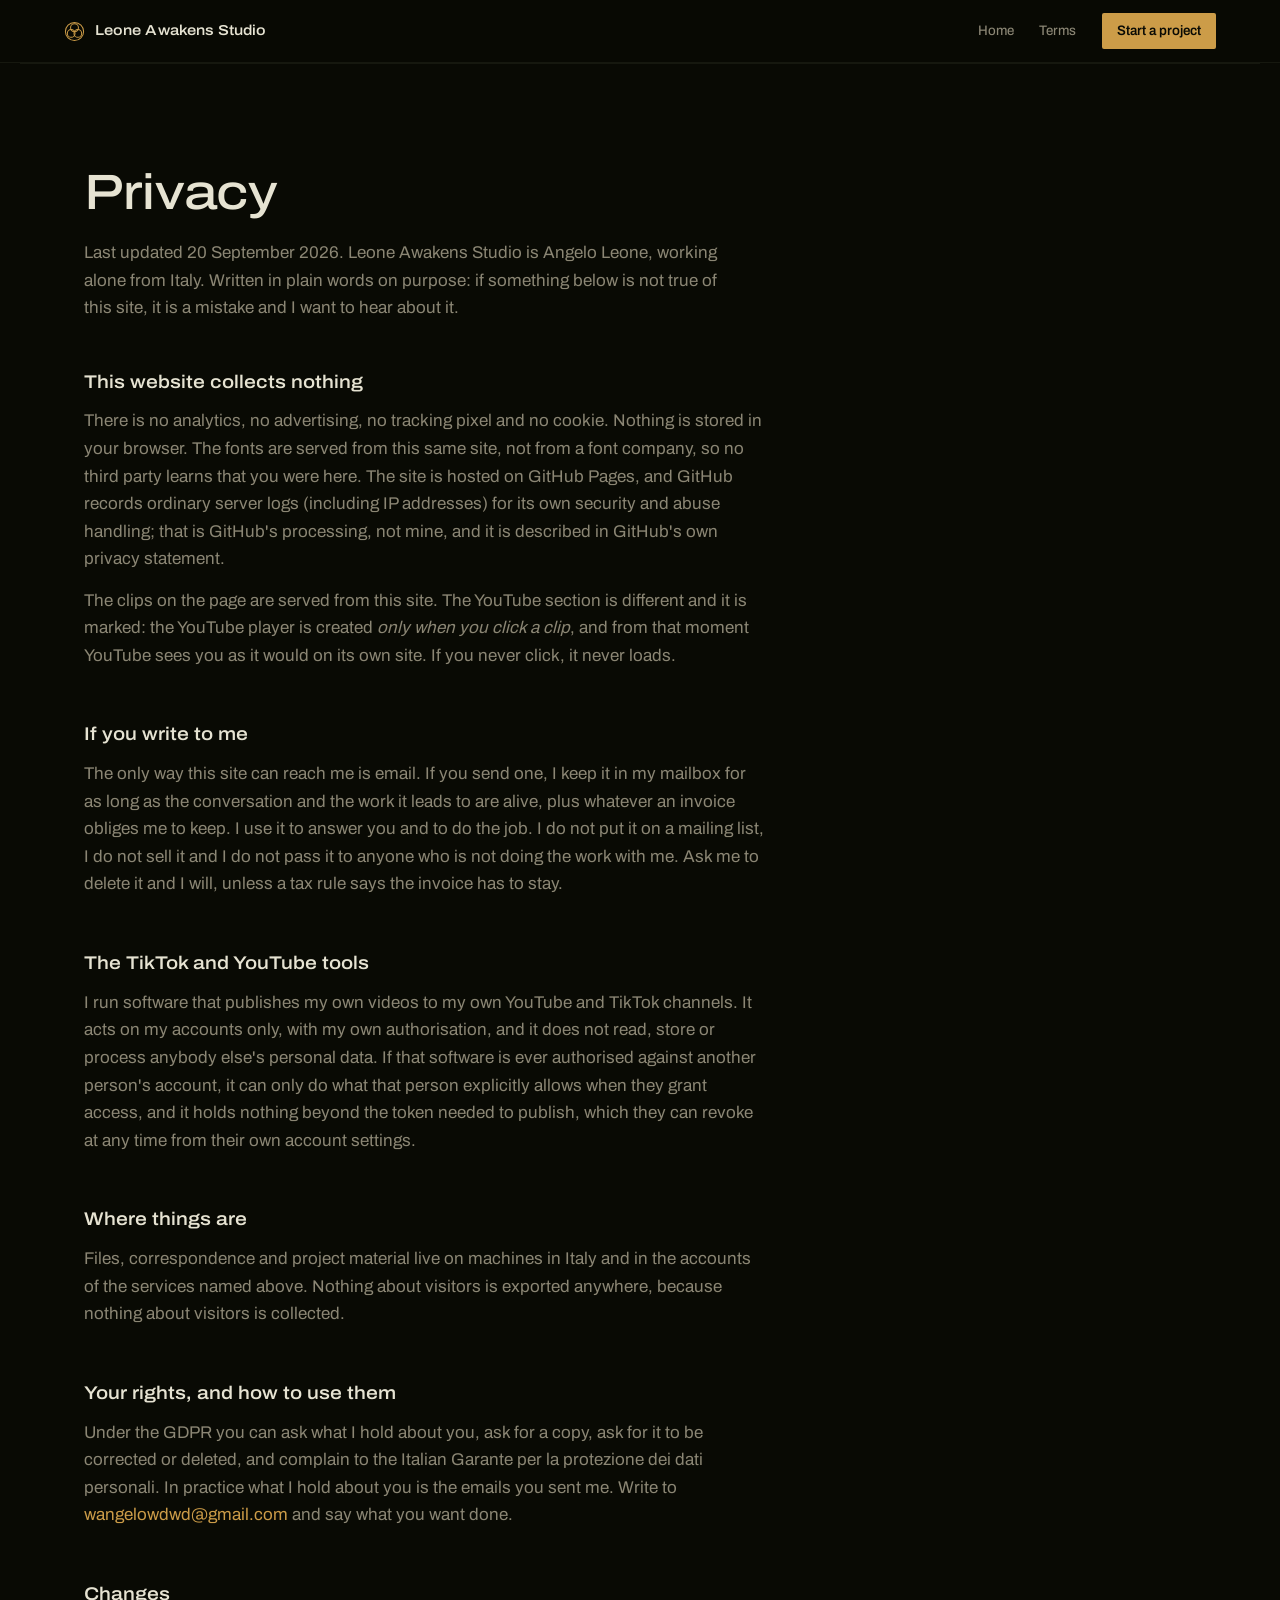
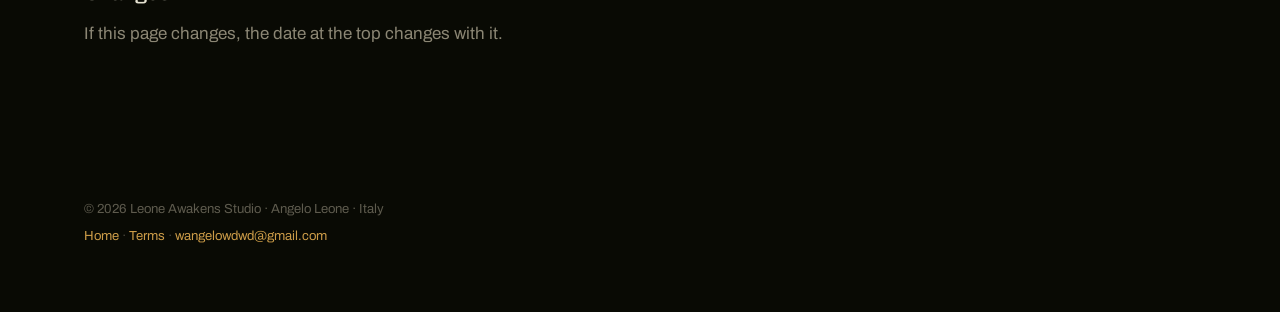
<file: privacy.html>
<!doctype html>
<html lang="en">
<head>
<meta charset="utf-8">
<meta name="viewport" content="width=device-width, initial-scale=1">
<title>Privacy — Leone Awakens Studio</title>
<meta name="description" content="What this site collects (nothing) and what happens to anything you send by email.">
<meta name="robots" content="index, follow">
<meta name="theme-color" content="#090A04">
<link rel="icon" href="assets/favicon.svg" type="image/svg+xml">
<link rel="preload" href="assets/fonts/archivo-var.woff2" as="font" type="font/woff2" crossorigin>
<link rel="stylesheet" href="assets/styles.css?v=10">
</head>
<body>

<header class="topbar">
  <a class="wordmark" href="./">
    <svg class="glyph" viewBox="0 0 24 24" aria-hidden="true" focusable="false">
      <circle cx="12" cy="12" r="10.4"/><circle cx="12" cy="7.7" r="4.5"/>
      <circle cx="8.2" cy="14.2" r="4.4"/><circle cx="15.8" cy="14.2" r="4.4"/>
    </svg>
    <span>Leone Awakens Studio</span>
  </a>
  <nav aria-label="Sections">
    <a href="./">Home</a>
    <a href="terms.html">Terms</a>
    <a class="nav-cta" href="./#contact">Start a project</a>
  </nav>
</header>

<main id="top">
  <section class="band">
    <div class="head">
      <h2>Privacy</h2>
      <p>Last updated 20 September 2026. Leone Awakens Studio is Angelo Leone, working alone
        from Italy. Written in plain words on purpose: if something below is not true of this
        site, it is a mistake and I want to hear about it.</p>
    </div>

    <div class="prose">
      <h3>This website collects nothing</h3>
      <p>There is no analytics, no advertising, no tracking pixel and no cookie. Nothing is
        stored in your browser. The fonts are served from this same site, not from a font
        company, so no third party learns that you were here. The site is hosted on GitHub
        Pages, and GitHub records ordinary server logs (including IP addresses) for its own
        security and abuse handling; that is GitHub's processing, not mine, and it is described
        in GitHub's own privacy statement.</p>
      <p>The clips on the page are served from this site. The YouTube section is different and
        it is marked: the YouTube player is created <em>only when you click a clip</em>, and
        from that moment YouTube sees you as it would on its own site. If you never click, it
        never loads.</p>

      <h3>If you write to me</h3>
      <p>The only way this site can reach me is email. If you send one, I keep it in my mailbox
        for as long as the conversation and the work it leads to are alive, plus whatever an
        invoice obliges me to keep. I use it to answer you and to do the job. I do not put it on
        a mailing list, I do not sell it and I do not pass it to anyone who is not doing the work
        with me. Ask me to delete it and I will, unless a tax rule says the invoice has to stay.</p>

      <h3>The TikTok and YouTube tools</h3>
      <p>I run software that publishes my own videos to my own YouTube and TikTok channels. It
        acts on my accounts only, with my own authorisation, and it does not read, store or
        process anybody else's personal data. If that software is ever authorised against another
        person's account, it can only do what that person explicitly allows when they grant
        access, and it holds nothing beyond the token needed to publish, which they can revoke at
        any time from their own account settings.</p>

      <h3>Where things are</h3>
      <p>Files, correspondence and project material live on machines in Italy and in the
        accounts of the services named above. Nothing about visitors is exported anywhere,
        because nothing about visitors is collected.</p>

      <h3>Your rights, and how to use them</h3>
      <p>Under the GDPR you can ask what I hold about you, ask for a copy, ask for it to be
        corrected or deleted, and complain to the Italian Garante per la protezione dei dati
        personali. In practice what I hold about you is the emails you sent me. Write to
        <a href="mailto:wangelowdwd@gmail.com?subject=Privacy%20%E2%80%94%20Leone%20Awakens%20Studio">wangelowdwd@gmail.com</a>
        and say what you want done.</p>

      <h3>Changes</h3>
      <p>If this page changes, the date at the top changes with it.</p>
    </div>
  </section>
</main>

<footer>
  <p>© 2026 Leone Awakens Studio · Angelo Leone · Italy</p>
  <p class="quiet"><a href="./">Home</a> · <a href="terms.html">Terms</a> ·
    <a href="mailto:wangelowdwd@gmail.com">wangelowdwd@gmail.com</a></p>
</footer>

</body>
</html>
</file>
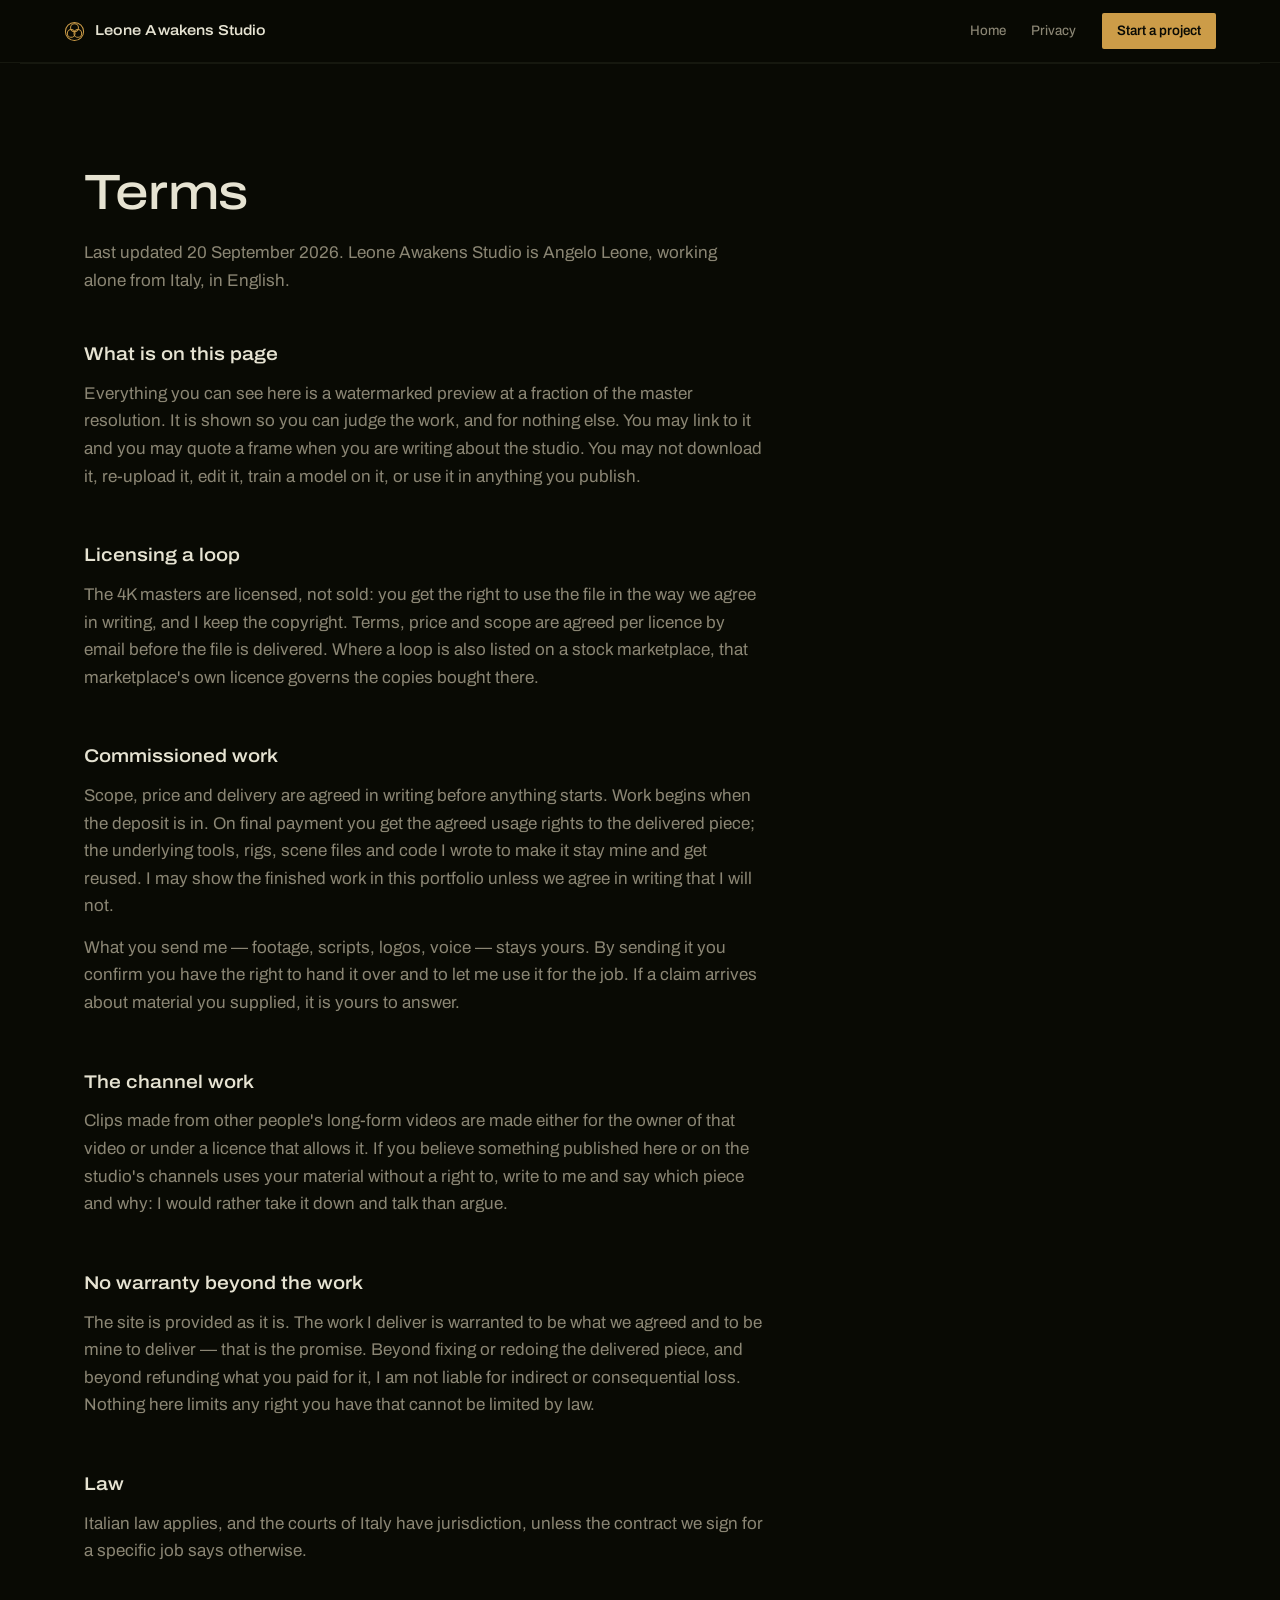
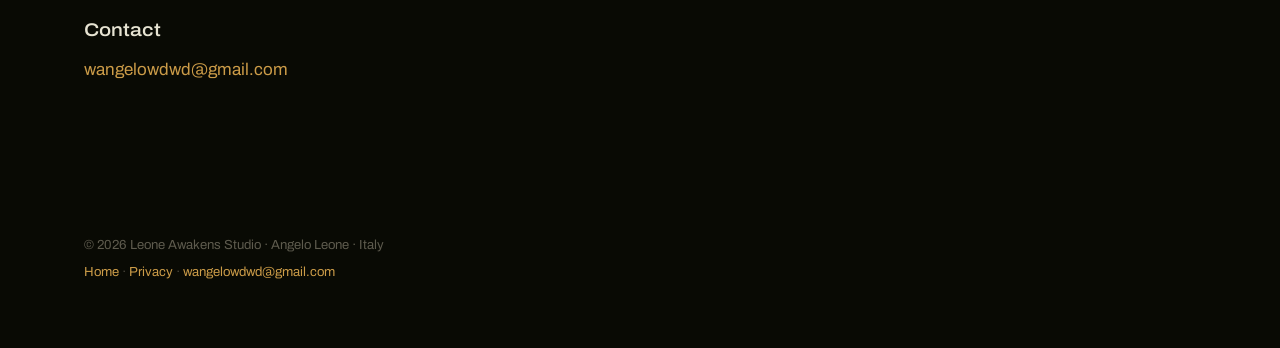
<file: terms.html>
<!doctype html>
<html lang="en">
<head>
<meta charset="utf-8">
<meta name="viewport" content="width=device-width, initial-scale=1">
<title>Terms — Leone Awakens Studio</title>
<meta name="description" content="What you may do with what is on this site, and how commissioned work is licensed.">
<meta name="robots" content="index, follow">
<meta name="theme-color" content="#090A04">
<link rel="icon" href="assets/favicon.svg" type="image/svg+xml">
<link rel="preload" href="assets/fonts/archivo-var.woff2" as="font" type="font/woff2" crossorigin>
<link rel="stylesheet" href="assets/styles.css?v=10">
</head>
<body>

<header class="topbar">
  <a class="wordmark" href="./">
    <svg class="glyph" viewBox="0 0 24 24" aria-hidden="true" focusable="false">
      <circle cx="12" cy="12" r="10.4"/><circle cx="12" cy="7.7" r="4.5"/>
      <circle cx="8.2" cy="14.2" r="4.4"/><circle cx="15.8" cy="14.2" r="4.4"/>
    </svg>
    <span>Leone Awakens Studio</span>
  </a>
  <nav aria-label="Sections">
    <a href="./">Home</a>
    <a href="privacy.html">Privacy</a>
    <a class="nav-cta" href="./#contact">Start a project</a>
  </nav>
</header>

<main id="top">
  <section class="band">
    <div class="head">
      <h2>Terms</h2>
      <p>Last updated 20 September 2026. Leone Awakens Studio is Angelo Leone, working alone
        from Italy, in English.</p>
    </div>

    <div class="prose">
      <h3>What is on this page</h3>
      <p>Everything you can see here is a watermarked preview at a fraction of the master
        resolution. It is shown so you can judge the work, and for nothing else. You may link to
        it and you may quote a frame when you are writing about the studio. You may not download
        it, re-upload it, edit it, train a model on it, or use it in anything you publish.</p>

      <h3>Licensing a loop</h3>
      <p>The 4K masters are licensed, not sold: you get the right to use the file in the way we
        agree in writing, and I keep the copyright. Terms, price and scope are agreed per
        licence by email before the file is delivered. Where a loop is also listed on a stock
        marketplace, that marketplace's own licence governs the copies bought there.</p>

      <h3>Commissioned work</h3>
      <p>Scope, price and delivery are agreed in writing before anything starts. Work begins
        when the deposit is in. On final payment you get the agreed usage rights to the
        delivered piece; the underlying tools, rigs, scene files and code I wrote to make it
        stay mine and get reused. I may show the finished work in this portfolio unless we agree
        in writing that I will not.</p>
      <p>What you send me — footage, scripts, logos, voice — stays yours. By sending it you
        confirm you have the right to hand it over and to let me use it for the job. If a claim
        arrives about material you supplied, it is yours to answer.</p>

      <h3>The channel work</h3>
      <p>Clips made from other people's long-form videos are made either for the owner of that
        video or under a licence that allows it. If you believe something published here or on
        the studio's channels uses your material without a right to, write to me and say which
        piece and why: I would rather take it down and talk than argue.</p>

      <h3>No warranty beyond the work</h3>
      <p>The site is provided as it is. The work I deliver is warranted to be what we agreed and
        to be mine to deliver — that is the promise. Beyond fixing or redoing the delivered
        piece, and beyond refunding what you paid for it, I am not liable for indirect or
        consequential loss. Nothing here limits any right you have that cannot be limited by
        law.</p>

      <h3>Law</h3>
      <p>Italian law applies, and the courts of Italy have jurisdiction, unless the contract we
        sign for a specific job says otherwise.</p>

      <h3>Contact</h3>
      <p><a href="mailto:wangelowdwd@gmail.com?subject=Terms%20%E2%80%94%20Leone%20Awakens%20Studio">wangelowdwd@gmail.com</a></p>
    </div>
  </section>
</main>

<footer>
  <p>© 2026 Leone Awakens Studio · Angelo Leone · Italy</p>
  <p class="quiet"><a href="./">Home</a> · <a href="privacy.html">Privacy</a> ·
    <a href="mailto:wangelowdwd@gmail.com">wangelowdwd@gmail.com</a></p>
</footer>

</body>
</html>
</file>
<file: assets/styles.css>
/* Leone Awakens Studio
   ---------------------------------------------------------------------------
   Il fondo della pagina e' il fondo DEI RENDER: #090A04, letto col
   contagocce dall'angolo di un fotogramma della Merkaba. Non e' un nero
   scelto — e' quello in cui gli oggetti sono stati illuminati. Per questo i
   loop non hanno cornice, ombra ne' bordo: il quadro del video finisce e la
   pagina continua, e l'oggetto sembra sospeso nella pagina invece che dentro
   una scatola. Ogni volta che si tocca --void bisogna riprendere il colore
   dal render, non dal gusto.

   L'oro e la crema vengono dalla stessa parte: --gold e' il colore dominante
   del loto, --cream e' il lembo illuminato di Saturno.

   Una sola famiglia di caratteri, Archivo variabile, usata a TRE LARGHEZZE:
   125 per i titoli, 100 per il testo, 88 per le misure. La larghezza fa il
   lavoro che di solito si chiede a un secondo font.
   --------------------------------------------------------------------------- */

@font-face {
  font-family: "Archivo";
  src: url("fonts/archivo-var.woff2") format("woff2");
  font-weight: 100 900;
  font-stretch: 62% 125%;
  font-style: normal;
  font-display: swap;
}

:root {
  --void:      #090A04;
  --ink:       #0F110A;
  --line:      #1E2018;
  --line-soft: #16180F;

  --gold:      #CC9C48;
  --gold-deep: #9C6C24;
  --cream:     #E6E3D2;
  --stone:     #8B8674;
  --stone-dim: #5E5B4E;

  --page: 1240px;
  --gut: clamp(20px, 5vw, 64px);

  --step-1: 0.795rem;
  --step0:  1rem;
  --step1:  1.15rem;
  --step2:  clamp(1.35rem, 1.1rem + 1.1vw, 1.9rem);
  --step3:  clamp(1.85rem, 1.3rem + 2.4vw, 3.1rem);
  --step4:  clamp(2.2rem, 1.25rem + 3.1vw, 3.75rem);
}

*, *::before, *::after { box-sizing: border-box; }

html { -webkit-text-size-adjust: 100%; }

body {
  margin: 0;
  background: var(--void);
  color: var(--cream);
  font-family: "Archivo", "Segoe UI", system-ui, sans-serif;
  font-variation-settings: "wdth" 100, "wght" 400;
  font-size: 17px;
  line-height: 1.62;
  -webkit-font-smoothing: antialiased;
  text-rendering: optimizeLegibility;
}

img, video { display: block; max-width: 100%; }

a { color: var(--gold); text-decoration: none; }
a:hover { color: #E5B85F; }

:focus-visible {
  outline: 2px solid var(--gold);
  outline-offset: 3px;
  border-radius: 2px;
}

.skip {
  position: absolute; left: -9999px; top: 0;
  background: var(--gold); color: #14100A;
  padding: 10px 16px; z-index: 99;
}
.skip:focus { left: 12px; top: 12px; }

/* ------------------------------------------------------------ gargantua -- */
/* La fascia in cima (ordine di Angelo, 19/09): il buco nero VIVO, largo
   quanto la pagina e alto un quarto di schermo. E' un'AGGIUNTA: sotto, la
   pagina approvata resta com'era. Il fondo #04050A e' quello del render
   (lo sfondo della scena del file definitivo), non --void: e' spazio, e
   l'ultima striscia sfuma nel fondo della pagina invece di finire su un bordo.
   Nella fascia il canvas non cattura il tocco — lo scroll ci passa sopra; a
   schermo intero si trascina per girare attorno al disco. */
.gargantua {
  position: relative;
  height: 25vh; height: 25svh;
  min-height: 150px;
  background: #04050A;
  overflow: hidden;
}
.gargantua canvas,
.gargantua .garg-img {
  position: absolute; inset: 0;
  width: 100%; height: 100%;
  display: block; max-width: none;
}
/* l'immagine ferma: tutta dentro (contain), con i lati che sfumano nel buio */
.gargantua .garg-img {
  object-fit: contain;
  -webkit-mask-image: linear-gradient(to right, transparent, #000 14%, #000 86%, transparent);
          mask-image: linear-gradient(to right, transparent, #000 14%, #000 86%, transparent);
}
.gargantua canvas { opacity: 0; transition: opacity 0.9s ease; }
.gargantua.garg-vivo canvas { opacity: 1; }
.gargantua.garg-fermo canvas { display: none; }
.gargantua::after {
  content: ""; position: absolute; left: 0; right: 0; bottom: 0; height: 16%;
  background: linear-gradient(to bottom, rgba(9, 10, 4, 0), var(--void));
  pointer-events: none; z-index: 1;
}

.garg-dida {
  position: absolute; left: var(--gut); bottom: 12px; z-index: 2;
  margin: 0;
  font-variation-settings: "wdth" 88, "wght" 500;
  font-size: var(--step-1);
  color: var(--stone);
  pointer-events: none;
}
.garg-dida span { color: var(--stone-dim); }
.garg-fermo .garg-live { display: none; }   /* ferma, «rendered live» sarebbe falso */

.garg-pieno {
  position: absolute; right: var(--gut); bottom: 10px; z-index: 2;
  display: inline-flex; align-items: center; gap: 8px;
  padding: 8px 13px;
  border: 1px solid rgba(230, 227, 210, 0.3);
  border-radius: 2px;
  background: rgba(9, 10, 4, 0.55);
  -webkit-backdrop-filter: blur(6px); backdrop-filter: blur(6px);
  color: var(--cream);
  font: inherit;
  font-size: 0.8rem;
  font-variation-settings: "wdth" 96, "wght" 540;
  line-height: 1.2;
  cursor: pointer;
  transition: border-color 0.18s ease, color 0.18s ease;
}
.garg-pieno:hover { border-color: var(--gold); color: var(--gold); }
.garg-pieno svg,
.garg-chiudi svg {
  width: 14px; height: 14px; flex: none;
  fill: none; stroke: currentColor; stroke-width: 1.5; stroke-linecap: round;
}

.garg-chiudi {
  position: absolute; z-index: 3;
  top: max(14px, env(safe-area-inset-top)); right: max(14px, env(safe-area-inset-right));
  width: 44px; height: 44px;
  display: grid; place-items: center;
  padding: 0;
  border: 1px solid rgba(230, 227, 210, 0.3);
  border-radius: 50%;
  background: rgba(9, 10, 4, 0.55);
  color: var(--cream);
  cursor: pointer;
}
.garg-chiudi:hover { border-color: var(--gold); color: var(--gold); }
.garg-chiudi[hidden] { display: none; }

/* schermo intero: vero (Fullscreen API) o finto (iPhone, niente API sugli elementi) */
.gargantua:fullscreen { width: 100vw; height: 100vh; min-height: 0; }
.gargantua.pieno-finto {
  position: fixed; inset: 0; z-index: 200;
  width: 100vw; height: 100vh; height: 100dvh; min-height: 0;
}
html.garg-bloccato, html.garg-bloccato body { overflow: hidden; }
.gargantua.pieno::after { display: none; }
.gargantua.pieno canvas { touch-action: none; cursor: grab; }
.gargantua.pieno canvas:active { cursor: grabbing; }
.gargantua.pieno .garg-pieno { bottom: max(14px, env(safe-area-inset-bottom)); }
.gargantua.pieno .garg-dida { bottom: max(16px, env(safe-area-inset-bottom)); }

/* --------------------------------------------------------------- topbar -- */
.topbar {
  position: sticky; top: 0; z-index: 40;
  display: flex; align-items: center; justify-content: space-between;
  gap: 24px;
  padding: 13px var(--gut);
  background: rgba(9, 10, 4, 0.86);
  backdrop-filter: blur(14px);
  border-bottom: 1px solid var(--line-soft);
}

.wordmark {
  display: inline-flex; align-items: center; gap: 10px;
  color: var(--cream);
  font-variation-settings: "wdth" 112, "wght" 560;
  font-size: 0.9rem;
  letter-spacing: 0.005em;
}
.wordmark .glyph {
  width: 21px; height: 21px; flex: none;
  fill: none; stroke: var(--gold); stroke-width: 1.15;
}

.topbar nav { display: flex; align-items: center; gap: clamp(12px, 2vw, 26px); }
.topbar nav a {
  color: var(--stone);
  font-size: 0.86rem;
  font-variation-settings: "wdth" 96, "wght" 460;
}
.topbar nav a:hover { color: var(--cream); }
.topbar nav .nav-cta {
  color: var(--void);
  background: var(--gold);
  padding: 7px 15px;
  border-radius: 2px;
  font-variation-settings: "wdth" 96, "wght" 580;
}
.topbar nav .nav-cta:hover { background: #E5B85F; color: var(--void); }

/* ----------------------------------------------------------------- hero -- */
/* Il lettore sta alla sua misura VERA (le anteprime sono 960 px): mandato a
   piena larghezza, l'ingrandimento gonfiava la filigrana finche' la scritta
   diventava il soggetto della pagina invece dell'oggetto. Misurato a schermo
   il 06/09: a 1376 px di stage la Merkaba spariva sotto il tappeto. Quindi
   larghezza massima 720 px e titolo accanto, non sopra. */
.hero {
  display: grid;
  grid-template-columns: minmax(0, 1fr) minmax(0, 0.96fr);
  align-items: center;
  gap: clamp(32px, 5vw, 76px);
  max-width: var(--page);
  margin: 0 auto;
  padding: clamp(44px, 7vw, 96px) var(--gut) clamp(52px, 8vw, 104px);
}

.pitch h1 {
  max-width: 16ch;
  text-wrap: balance;
  margin: 0 0 0.52em;
  font-variation-settings: "wdth" 122, "wght" 470;
  font-size: var(--step4);
  line-height: 0.99;
  letter-spacing: -0.024em;
  color: var(--cream);
}
.pitch .lede {
  max-width: 42ch; margin: 0 0 1.8em;
  font-size: var(--step1);
  color: var(--stone);
}

.actions { display: flex; flex-wrap: wrap; gap: 12px; }

.player { max-width: 720px; width: 100%; justify-self: end; }

.stage { aspect-ratio: 16 / 9; background: var(--void); overflow: hidden; }
.stage-video { width: 100%; height: 100%; object-fit: cover; }

/* Una riga sola, sempre: i nove riquadri si dividono la larghezza del
   lettore invece di andare a capo (a 596 px di lettore andavano su due righe
   e la seconda sembrava una griglia orfana). */
.strip {
  display: flex; gap: 5px;
  margin: 9px 0 0; padding: 0; list-style: none;
}
.strip li { flex: 1 1 0; min-width: 0; }
.strip button {
  display: block; width: 100%; padding: 0; border: 0; cursor: pointer;
  background: none; line-height: 0;
  opacity: 0.42;
  transition: opacity 0.18s ease;
}
.strip button {
  overflow: hidden;
}
.strip button img {
  width: 100%; aspect-ratio: 16 / 9; height: auto; object-fit: cover;
  /* a 62 px di larghezza l'oggetto occupa una manciata di pixel al centro del
     quadro: senza questo ingrandimento le nove miniature sono nove rettangoli
     neri uguali */
  transform: scale(1.55);
}
.strip button:hover { opacity: 0.85; }
.strip button[aria-current="true"] { opacity: 1; box-shadow: 0 0 0 1.5px var(--gold); }

/* Il READOUT: le misure vere della clip scelta. Non e' decorazione — e' il
   modo in cui questo studio dimostra cio' che afferma, ed e' l'unico posto
   della pagina dove serve il numerale tabulare. */
.readout {
  display: flex; flex-wrap: wrap; align-items: baseline;
  gap: 6px 16px;
  margin-top: 16px; padding-top: 14px;
  border-top: 1px solid var(--line);
  font-variation-settings: "wdth" 88, "wght" 500;
  font-variant-numeric: tabular-nums;
  font-size: var(--step-1);
  color: var(--stone-dim);
}
.readout .r-name {
  color: var(--cream);
  font-variation-settings: "wdth" 102, "wght" 580;
  font-size: var(--step0);
  margin-right: 4px;
}

.btn {
  display: inline-block;
  padding: 12px 24px;
  border-radius: 2px;
  font-size: 0.92rem;
  font-variation-settings: "wdth" 98, "wght" 570;
}
.btn-gold { background: var(--gold); color: #14100A; }
.btn-gold:hover { background: #E5B85F; color: #14100A; }
.btn-line { border: 1px solid var(--line); color: var(--cream); }
.btn-line:hover { border-color: var(--gold); color: var(--gold); }

/* ---------------------------------------------------------------- bande -- */
.band {
  max-width: var(--page); margin: 0 auto;
  padding: clamp(52px, 8vw, 104px) var(--gut);
  border-top: 1px solid var(--line-soft);
}
.band-end { border-bottom: 1px solid var(--line-soft); }

.head { margin: 0 0 clamp(28px, 4vw, 46px); }
.head h2 {
  margin: 0 0 0.42em;
  font-variation-settings: "wdth" 118, "wght" 500;
  font-size: var(--step3);
  line-height: 1.04;
  letter-spacing: -0.016em;
  color: var(--cream);
  max-width: 22ch;
}
.head p { margin: 0; max-width: 66ch; color: var(--stone); }

.sub {
  margin: clamp(48px, 6vw, 78px) 0 22px;
  font-variation-settings: "wdth" 112, "wght" 520;
  font-size: var(--step2);
  color: var(--cream);
}

/* --------------------------------------------------------------- griglie -- */
.grid { display: grid; gap: clamp(22px, 3vw, 38px); }
.grid-loops { grid-template-columns: repeat(3, minmax(0, 1fr)); }
.grid-tall  { grid-template-columns: repeat(3, minmax(0, 1fr)); }

/* La striscia: stessa altezza per tutti, larghezza dettata dal formato. */
.sheet-h {
  display: flex; flex-wrap: wrap;
  gap: clamp(22px, 3vw, 38px);
  margin-top: clamp(22px, 3vw, 38px);
}
.sheet-h .cell { flex: 0 1 auto; max-width: 100%; }
.sheet-h .cell .fr { height: 288px; width: auto; }
.sheet-h .ratio-s .fr { aspect-ratio: 1 / 1; }
.sheet-h .ratio-16 .fr { aspect-ratio: 16 / 9; }
.sheet-h .cap { max-width: 42ch; }
.grid-yt    { grid-template-columns: repeat(4, minmax(0, 1fr)); }
.grid-shop  { grid-template-columns: repeat(2, minmax(0, 1fr)); gap: clamp(26px, 4vw, 54px); }

/* La cella: nessuna scatola. Il video finisce e la pagina continua. */
.cell { margin: 0; }

.cell .fr {
  position: relative;
  display: block; width: 100%; padding: 0; border: 0;
  background: var(--void);
  cursor: pointer;
  overflow: hidden;
  line-height: 0;
}
.cell .fr img, .cell .fr video { width: 100%; height: 100%; object-fit: cover; }

.ratio-16 .fr { aspect-ratio: 16 / 9; }
.ratio-v  .fr { aspect-ratio: 9 / 16; }
.ratio-s  .fr { aspect-ratio: 1 / 1; }

/* --------------------------------------------------------------- il reel --
   Una cella sola, larga, col suo 16:9 e i comandi veri. `cursor: pointer`
   della cella qui non serve: non si accende al passaggio del mouse, si
   guarda. E `object-fit: contain` invece di `cover` — un reel non si
   ritaglia mai, nemmeno di un pixel: le scritte stanno sui bordi. */
.reel-cell { max-width: 1100px; margin-inline: auto; }
.reel-cell .fr { aspect-ratio: 16 / 9; cursor: default; }
.reel-cell .fr video { object-fit: contain; }

/* Il segno di riproduzione: piccolo, in basso a sinistra, non un disco in
   mezzo all'oggetto. Al centro copriva proprio la cosa che la cella deve far
   vedere — e con la riproduzione al passaggio del mouse serve solo a dire che
   la cella e' viva, non a chiedere un clic. Sparisce quando il video parte. */
.play {
  position: absolute; left: 14px; bottom: 14px;
  width: 26px; height: 26px;
  border: 1px solid rgba(230,227,210,0.45);
  border-radius: 50%;
  background: rgba(9,10,4,0.4);
  transition: border-color 0.18s ease, opacity 0.18s ease;
}
.play::before {
  content: "";
  position: absolute; left: 10px; top: 7px;
  border-left: 8px solid rgba(230,227,210,0.8);
  border-top: 5px solid transparent;
  border-bottom: 5px solid transparent;
}
.cell .fr:hover .play { border-color: var(--gold); }
.cell .fr:hover .play::before { border-left-color: var(--gold); }
.cell.live .play { opacity: 0; }

.cap { padding: 13px 0 0; }
.cap h3 {
  margin: 0 0 4px;
  font-size: var(--step1);
  font-variation-settings: "wdth" 104, "wght" 560;
  color: var(--cream);
}
.cap p { margin: 0; font-size: 0.9rem; color: var(--stone); max-width: 46ch; }

.meta {
  display: flex; flex-wrap: wrap; gap: 0 14px;
  margin: 9px 0 0;
  font-variation-settings: "wdth" 88, "wght" 500;
  font-variant-numeric: tabular-nums;
  font-size: 0.755rem;
  color: var(--stone-dim);
}
.meta span + span { padding-left: 14px; border-left: 1px solid var(--line); }

.licence {
  margin: clamp(34px, 4vw, 52px) 0 0;
  padding: 22px 26px;
  background: var(--ink);
  border-left: 2px solid var(--gold-deep);
}
.licence p { margin: 0; max-width: 74ch; color: var(--stone); font-size: 0.95rem; }
.licence strong { color: var(--cream); font-variation-settings: "wdth" 100, "wght" 600; }

/* -------------------------------------------------------------- listino -- */
.listino { border-top: 1px solid var(--line); }
.row {
  display: grid;
  grid-template-columns: 1fr auto;
  gap: 18px 46px;
  align-items: start;
  padding: 26px 0;
  border-bottom: 1px solid var(--line);
}
.row-what h3 {
  margin: 0 0 6px;
  font-size: var(--step1);
  font-variation-settings: "wdth" 106, "wght" 560;
  color: var(--cream);
}
.row-what p { margin: 0; max-width: 62ch; color: var(--stone); font-size: 0.95rem; }
.row-price { text-align: right; }
.row-price .price {
  display: block;
  font-variation-settings: "wdth" 112, "wght" 500;
  font-variant-numeric: tabular-nums;
  font-size: var(--step2);
  color: var(--gold);
  line-height: 1.1;
}
.row-price .unit,
.row-price .extra {
  display: block;
  font-variation-settings: "wdth" 90, "wght" 480;
  font-size: 0.78rem;
  color: var(--stone-dim);
}
.row-price .extra { margin-top: 7px; max-width: 32ch; margin-left: auto; }

/* I passi SONO una sequenza, quindi i numeri dicono qualcosa. */
.steps {
  display: grid; grid-template-columns: repeat(4, 1fr);
  gap: 26px; margin: 0; padding: 0; list-style: none;
}
.steps li { padding-top: 16px; border-top: 1px solid var(--line); }
.steps .n {
  display: block; margin-bottom: 10px;
  font-variation-settings: "wdth" 112, "wght" 400;
  font-variant-numeric: tabular-nums;
  font-size: 1.5rem;
  color: var(--gold-deep);
}
.steps h4 {
  margin: 0 0 5px;
  font-size: 0.97rem;
  font-variation-settings: "wdth" 104, "wght" 570;
  color: var(--cream);
}
.steps p { margin: 0; font-size: 0.88rem; color: var(--stone); }

/* ------------------------------------------------------------- prodotti -- */
.prod { padding-top: 20px; border-top: 1px solid var(--line); }
.prod h3 {
  margin: 0 0 5px;
  font-variation-settings: "wdth" 112, "wght" 520;
  font-size: var(--step2);
  color: var(--cream);
}
.prod .prod-line {
  margin: 0 0 14px;
  font-variation-settings: "wdth" 88, "wght" 500;
  font-variant-numeric: tabular-nums;
  font-size: 0.79rem;
  color: var(--stone-dim);
}
.prod p { color: var(--stone); font-size: 0.95rem; max-width: 52ch; }
.prod .buy {
  display: flex; flex-wrap: wrap; align-items: center; gap: 10px;
  margin-top: 20px;
}
.prod .tag {
  font-variation-settings: "wdth" 112, "wght" 500;
  font-variant-numeric: tabular-nums;
  font-size: var(--step2);
  color: var(--gold);
  margin-right: 6px;
}

/* ----------------------------------------------------------------- chi -- */
.about { display: grid; grid-template-columns: 260px 1fr; gap: clamp(26px, 4vw, 54px); }
.portrait { width: 100%; height: auto; filter: grayscale(0.28) contrast(1.03); }
.about-text p { max-width: 62ch; color: var(--stone); }
.about-text .big {
  font-size: var(--step2);
  font-variation-settings: "wdth" 108, "wght" 480;
  line-height: 1.28;
  color: var(--cream);
  margin-top: 0;
}

/* ------------------------------------------------------------- contatto -- */
.mail {
  margin: 0 0 18px;
  font-variation-settings: "wdth" 118, "wght" 460;
  /* Non var(--step3): a 390 px l'indirizzo si spezzava in «wangelowdwd@gmail.
     / com», che sembra un errore di battitura. Questa scala lo tiene su una
     riga sola dal telefono in su. */
  font-size: clamp(1.22rem, 4.4vw, 3.1rem);
  letter-spacing: -0.018em;
  word-break: break-word;
}
.note { margin: 0; color: var(--stone); font-size: 0.93rem; max-width: 68ch; }

footer {
  max-width: var(--page); margin: 0 auto;
  padding: 34px var(--gut) 60px;
  color: var(--stone-dim);
  font-size: 0.82rem;
}
footer p { margin: 0 0 6px; }
footer .quiet { max-width: 74ch; color: #4A473D; }

/* ------------------------------------------------------------ responsive -- */
@media (max-width: 1080px) {
  .grid-yt { grid-template-columns: repeat(3, 1fr); }
}
@media (max-width: 900px) {
  .topbar nav a:not(.nav-cta) { display: none; }
  .grid-loops { grid-template-columns: repeat(2, minmax(0, 1fr)); }
  .grid-shop { grid-template-columns: 1fr; }
  .steps { grid-template-columns: repeat(2, 1fr); }
  .about { grid-template-columns: 1fr; }
  .portrait { max-width: 240px; }
  .hero { grid-template-columns: 1fr; gap: 34px; }
  .player { justify-self: start; }
}
@media (max-width: 620px) {
  body { font-size: 16px; }
  .grid-loops, .grid-yt { grid-template-columns: 1fr; }
  .grid-tall { grid-template-columns: repeat(2, minmax(0, 1fr)); }
  .sheet-h .cell .fr { height: 190px; }
  .steps { grid-template-columns: 1fr; }
  .row { grid-template-columns: 1fr; }
  .row-price { text-align: left; }
  .row-price .extra { margin-left: 0; }
  .strip button img { width: 54px; height: 30px; }
  .garg-dida span { display: none; }
  .garg-pieno { padding: 10px 13px; }
}

@media (prefers-reduced-motion: reduce) {
  * { animation-duration: 0.01ms !important; transition-duration: 0.01ms !important; }
}


/* ------------------------------------------------------- pagine di testo --
   Privacy e Terms: una colonna sola, la misura di riga del resto del sito.
   Nessun colore nuovo, nessun carattere nuovo — sono le stesse variabili. */
.prose { max-width: 68ch; }
.prose h3 {
  margin: clamp(34px, 4vw, 52px) 0 10px;
  font-variation-settings: "wdth" 112, "wght" 560;
  font-size: var(--step1);
  color: var(--cream);
}
.prose h3:first-child { margin-top: 0; }
.prose p { margin: 0 0 14px; color: var(--stone); }
.prose a { color: var(--gold); }
</file>
